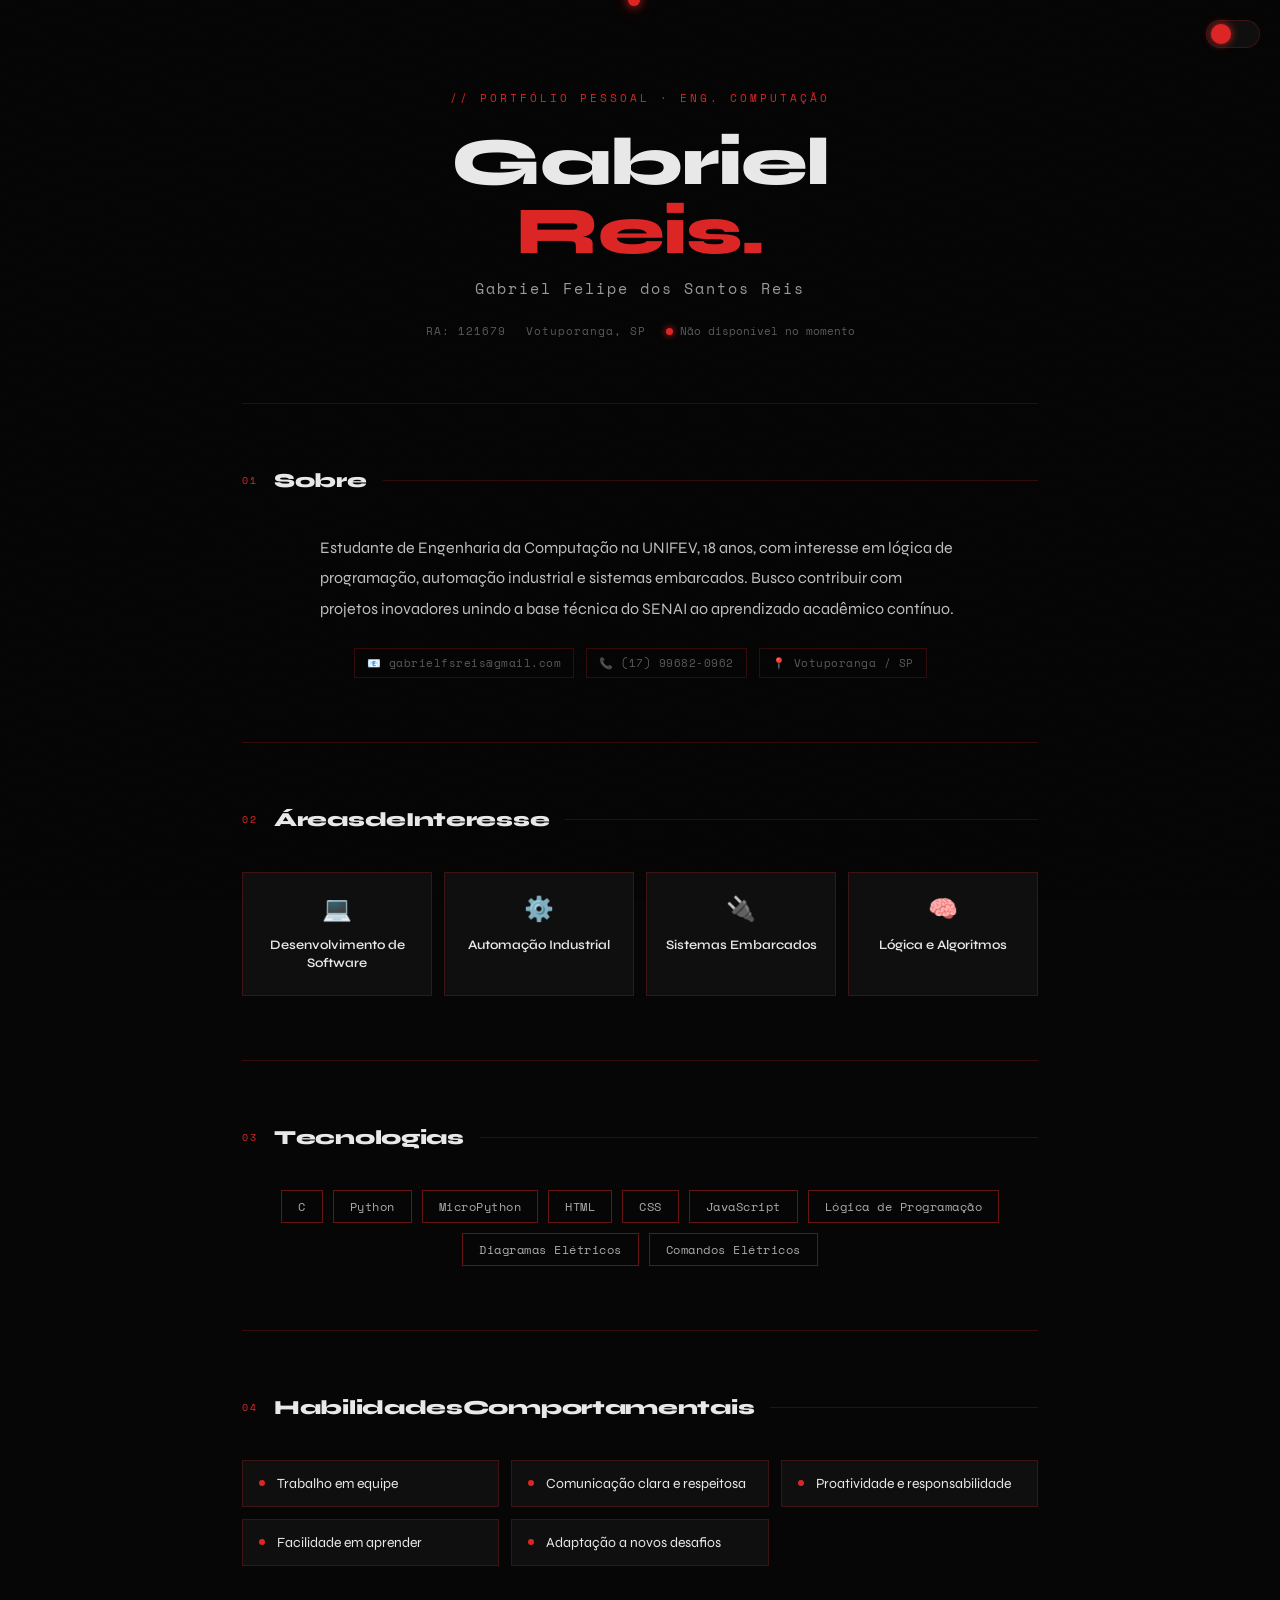
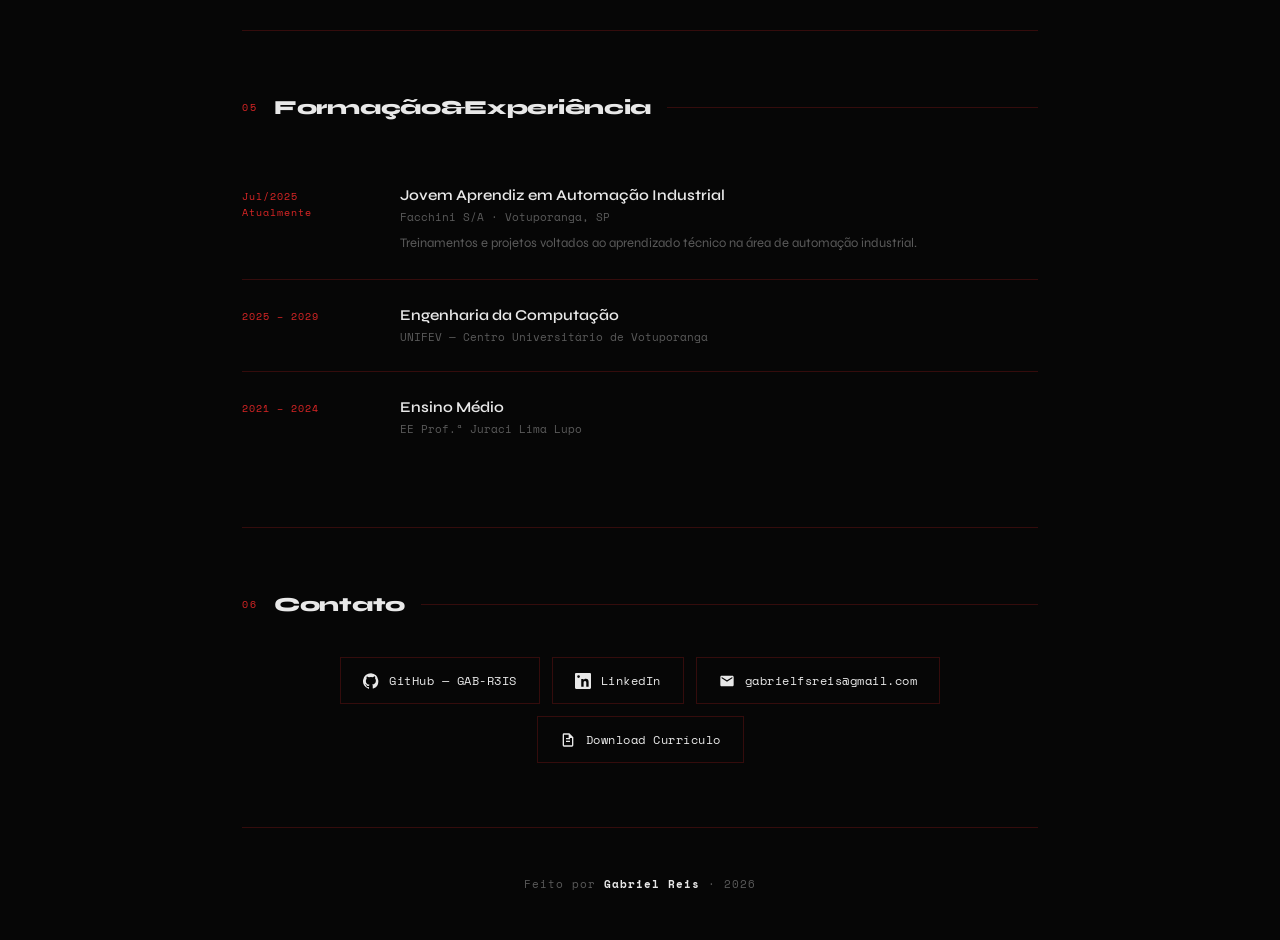
<file: index.html>
<!DOCTYPE html>
<html lang="pt-BR">
<head>
  <meta charset="UTF-8">
  <meta name="viewport" content="width=device-width, initial-scale=1.0">
  <title>Gabriel Reis — Portfólio</title>
  <link rel="preconnect" href="https://fonts.googleapis.com">
  <link rel="preconnect" href="https://fonts.gstatic.com" crossorigin>
  <link href="https://fonts.googleapis.com/css2?family=Space+Mono:wght@400;700&family=Syne:wght@400;600;800&display=swap" rel="stylesheet">
  <link rel="stylesheet" href="style.css">
</head>
<body>

  <canvas id="cubes-canvas"></canvas>
  <div id="custom-cursor"></div>
  <button id="temaBtn" aria-label="Alternar tema"></button>

  <div class="container">

    <header>
      <p class="header-eyebrow">// Portfólio Pessoal · Eng. Computação</p>
      <h1 id="glitch-title">
        <span class="gl" data-char="G"><span class="gl-inner">G</span></span><span class="gl" data-char="a"><span class="gl-inner">a</span></span><span class="gl" data-char="b"><span class="gl-inner">b</span></span><span class="gl" data-char="r"><span class="gl-inner">r</span></span><span class="gl" data-char="i"><span class="gl-inner">i</span></span><span class="gl" data-char="e"><span class="gl-inner">e</span></span><span class="gl" data-char="l"><span class="gl-inner">l</span></span><br>
        <em><span class="gl" data-char="R"><span class="gl-inner">R</span></span><span class="gl" data-char="e"><span class="gl-inner">e</span></span><span class="gl" data-char="i"><span class="gl-inner">i</span></span><span class="gl" data-char="s"><span class="gl-inner">s</span></span><span class="gl" data-char="."><span class="gl-inner">.</span></span></em>
      </h1>
      <p class="full-name">Gabriel Felipe dos Santos Reis</p>
      <div class="header-meta">
        <p>RA: 121679</p>
        <p>Votuporanga, SP</p>
        <div class="badge-available">Não disponível no momento</div>
      </div>
    </header>

    <section id="sobre">
      <div class="sec-header">
        <span class="sec-num">01</span>
        <h2>
          <span class="gl2" data-char="S"><span class="gl-inner">S</span></span><span class="gl2" data-char="o"><span class="gl-inner">o</span></span><span class="gl2" data-char="b"><span class="gl-inner">b</span></span><span class="gl2" data-char="r"><span class="gl-inner">r</span></span><span class="gl2" data-char="e"><span class="gl-inner">e</span></span>
        </h2>
        <div class="sec-rule"></div>
      </div>
      <p class="about-text">
        Estudante de Engenharia da Computação na UNIFEV, 18 anos, com interesse em lógica de
        programação, automação industrial e sistemas embarcados. Busco contribuir com projetos
        inovadores unindo a base técnica do SENAI ao aprendizado acadêmico contínuo.
      </p>
      <div class="about-chips">
        <span class="chip">📧 <a href="mailto:gabrielfsreis@gmail.com">gabrielfsreis@gmail.com</a></span>
        <span class="chip">📞 (17) 99682-0962</span>
        <span class="chip">📍 Votuporanga / SP</span>
      </div>
    </section>

    <section id="interesse">
      <div class="sec-header">
        <span class="sec-num">02</span>
        <h2>
          <span class="gl2" data-char="Á"><span class="gl-inner">Á</span></span><span class="gl2" data-char="r"><span class="gl-inner">r</span></span><span class="gl2" data-char="e"><span class="gl-inner">e</span></span><span class="gl2" data-char="a"><span class="gl-inner">a</span></span><span class="gl2" data-char="s"><span class="gl-inner">s</span></span><span class="gl2" data-char=" "> </span><span class="gl2" data-char="d"><span class="gl-inner">d</span></span><span class="gl2" data-char="e"><span class="gl-inner">e</span></span><span class="gl2" data-char=" "> </span><span class="gl2" data-char="I"><span class="gl-inner">I</span></span><span class="gl2" data-char="n"><span class="gl-inner">n</span></span><span class="gl2" data-char="t"><span class="gl-inner">t</span></span><span class="gl2" data-char="e"><span class="gl-inner">e</span></span><span class="gl2" data-char="r"><span class="gl-inner">r</span></span><span class="gl2" data-char="e"><span class="gl-inner">e</span></span><span class="gl2" data-char="s"><span class="gl-inner">s</span></span><span class="gl2" data-char="s"><span class="gl-inner">s</span></span><span class="gl2" data-char="e"><span class="gl-inner">e</span></span>
        </h2>
        <div class="sec-rule"></div>
      </div>
      <div class="cards">
        <div class="card"><div class="card-icon">💻</div><div class="card-label">Desenvolvimento de Software</div></div>
        <div class="card"><div class="card-icon">⚙️</div><div class="card-label">Automação Industrial</div></div>
        <div class="card"><div class="card-icon">🔌</div><div class="card-label">Sistemas Embarcados</div></div>
        <div class="card"><div class="card-icon">🧠</div><div class="card-label">Lógica e Algoritmos</div></div>
      </div>
    </section>

    <section id="tech">
      <div class="sec-header">
        <span class="sec-num">03</span>
        <h2>
          <span class="gl2" data-char="T"><span class="gl-inner">T</span></span><span class="gl2" data-char="e"><span class="gl-inner">e</span></span><span class="gl2" data-char="c"><span class="gl-inner">c</span></span><span class="gl2" data-char="n"><span class="gl-inner">n</span></span><span class="gl2" data-char="o"><span class="gl-inner">o</span></span><span class="gl2" data-char="l"><span class="gl-inner">l</span></span><span class="gl2" data-char="o"><span class="gl-inner">o</span></span><span class="gl2" data-char="g"><span class="gl-inner">g</span></span><span class="gl2" data-char="i"><span class="gl-inner">i</span></span><span class="gl2" data-char="a"><span class="gl-inner">a</span></span><span class="gl2" data-char="s"><span class="gl-inner">s</span></span>
        </h2>
        <div class="sec-rule"></div>
      </div>
      <div class="tags">
        <span class="tag">C</span>
        <span class="tag">Python</span>
        <span class="tag">MicroPython</span>
        <span class="tag">HTML</span>
        <span class="tag">CSS</span>
        <span class="tag">JavaScript</span>
        <span class="tag">Lógica de Programação</span>
        <span class="tag">Diagramas Elétricos</span>
        <span class="tag">Comandos Elétricos</span>
      </div>
    </section>

    <section id="softskills">
      <div class="sec-header">
        <span class="sec-num">04</span>
        <h2>
          <span class="gl2" data-char="H"><span class="gl-inner">H</span></span><span class="gl2" data-char="a"><span class="gl-inner">a</span></span><span class="gl2" data-char="b"><span class="gl-inner">b</span></span><span class="gl2" data-char="i"><span class="gl-inner">i</span></span><span class="gl2" data-char="l"><span class="gl-inner">l</span></span><span class="gl2" data-char="i"><span class="gl-inner">i</span></span><span class="gl2" data-char="d"><span class="gl-inner">d</span></span><span class="gl2" data-char="a"><span class="gl-inner">a</span></span><span class="gl2" data-char="d"><span class="gl-inner">d</span></span><span class="gl2" data-char="e"><span class="gl-inner">e</span></span><span class="gl2" data-char="s"><span class="gl-inner">s</span></span><span class="gl2" data-char=" "> </span><span class="gl2" data-char="C"><span class="gl-inner">C</span></span><span class="gl2" data-char="o"><span class="gl-inner">o</span></span><span class="gl2" data-char="m"><span class="gl-inner">m</span></span><span class="gl2" data-char="p"><span class="gl-inner">p</span></span><span class="gl2" data-char="o"><span class="gl-inner">o</span></span><span class="gl2" data-char="r"><span class="gl-inner">r</span></span><span class="gl2" data-char="t"><span class="gl-inner">t</span></span><span class="gl2" data-char="a"><span class="gl-inner">a</span></span><span class="gl2" data-char="m"><span class="gl-inner">m</span></span><span class="gl2" data-char="e"><span class="gl-inner">e</span></span><span class="gl2" data-char="n"><span class="gl-inner">n</span></span><span class="gl2" data-char="t"><span class="gl-inner">t</span></span><span class="gl2" data-char="a"><span class="gl-inner">a</span></span><span class="gl2" data-char="i"><span class="gl-inner">i</span></span><span class="gl2" data-char="s"><span class="gl-inner">s</span></span>
        </h2>
        <div class="sec-rule"></div>
      </div>
      <div class="skills-grid">
        <div class="skill-item">Trabalho em equipe</div>
        <div class="skill-item">Comunicação clara e respeitosa</div>
        <div class="skill-item">Proatividade e responsabilidade</div>
        <div class="skill-item">Facilidade em aprender</div>
        <div class="skill-item">Adaptação a novos desafios</div>
      </div>
    </section>

    <section id="formacao">
      <div class="sec-header">
        <span class="sec-num">05</span>
        <h2>
          <span class="gl2" data-char="F"><span class="gl-inner">F</span></span><span class="gl2" data-char="o"><span class="gl-inner">o</span></span><span class="gl2" data-char="r"><span class="gl-inner">r</span></span><span class="gl2" data-char="m"><span class="gl-inner">m</span></span><span class="gl2" data-char="a"><span class="gl-inner">a</span></span><span class="gl2" data-char="ç"><span class="gl-inner">ç</span></span><span class="gl2" data-char="ã"><span class="gl-inner">ã</span></span><span class="gl2" data-char="o"><span class="gl-inner">o</span></span><span class="gl2" data-char=" "> </span><span class="gl2" data-char="&amp;"><span class="gl-inner">&amp;</span></span><span class="gl2" data-char=" "> </span><span class="gl2" data-char="E"><span class="gl-inner">E</span></span><span class="gl2" data-char="x"><span class="gl-inner">x</span></span><span class="gl2" data-char="p"><span class="gl-inner">p</span></span><span class="gl2" data-char="e"><span class="gl-inner">e</span></span><span class="gl2" data-char="r"><span class="gl-inner">r</span></span><span class="gl2" data-char="i"><span class="gl-inner">i</span></span><span class="gl2" data-char="ê"><span class="gl-inner">ê</span></span><span class="gl2" data-char="n"><span class="gl-inner">n</span></span><span class="gl2" data-char="c"><span class="gl-inner">c</span></span><span class="gl2" data-char="i"><span class="gl-inner">i</span></span><span class="gl2" data-char="a"><span class="gl-inner">a</span></span>
        </h2>
        <div class="sec-rule"></div>
      </div>
      <div class="timeline">
        <div class="tl-item">
          <div class="tl-period">Jul/2025<br>Atualmente</div>
          <div>
            <div class="tl-name">Jovem Aprendiz em Automação Industrial</div>
            <div class="tl-org">Facchini S/A · Votuporanga, SP</div>
            <div class="tl-desc">Treinamentos e projetos voltados ao aprendizado técnico na área de automação industrial.</div>
          </div>
        </div>
        <div class="tl-item">
          <div class="tl-period">2025 – 2029</div>
          <div>
            <div class="tl-name">Engenharia da Computação</div>
            <div class="tl-org">UNIFEV — Centro Universitário de Votuporanga</div>
          </div>
        </div>
        <div class="tl-item">
          <div class="tl-period">2021 – 2024</div>
          <div>
            <div class="tl-name">Ensino Médio</div>
            <div class="tl-org">EE Prof.ª Juraci Lima Lupo</div>
          </div>
        </div>
      </div>
    </section>

    <section id="contato">
      <div class="sec-header">
        <span class="sec-num">06</span>
        <h2>
          <span class="gl2" data-char="C"><span class="gl-inner">C</span></span><span class="gl2" data-char="o"><span class="gl-inner">o</span></span><span class="gl2" data-char="n"><span class="gl-inner">n</span></span><span class="gl2" data-char="t"><span class="gl-inner">t</span></span><span class="gl2" data-char="a"><span class="gl-inner">a</span></span><span class="gl2" data-char="t"><span class="gl-inner">t</span></span><span class="gl2" data-char="o"><span class="gl-inner">o</span></span>
        </h2>
        <div class="sec-rule"></div>
      </div>
      <div class="contact-grid">
        <a class="cta-link" href="https://github.com/GAB-R3IS/projeto-integrado" target="_blank" rel="noopener noreferrer">
          <svg viewBox="0 0 24 24"><path d="M12 .3a12 12 0 0 0-3.8 23.4c.6.1.8-.3.8-.6v-2c-3.3.7-4-1.6-4-1.6-.5-1.4-1.3-1.8-1.3-1.8-1.1-.7.1-.7.1-.7 1.2.1 1.8 1.2 1.8 1.2 1 1.8 2.8 1.3 3.5 1 .1-.8.4-1.3.7-1.6-2.7-.3-5.5-1.3-5.5-5.9 0-1.3.5-2.4 1.2-3.2-.1-.3-.5-1.5.1-3.2 0 0 1-.3 3.3 1.2a11.5 11.5 0 0 1 6 0C17 4.7 18 5 18 5c.6 1.7.2 2.9.1 3.2.8.8 1.2 1.9 1.2 3.2 0 4.6-2.8 5.6-5.5 5.9.4.4.8 1.1.8 2.2v3.3c0 .3.2.7.8.6A12 12 0 0 0 12 .3"/></svg>
          GitHub — GAB-R3IS
        </a>
        <a class="cta-link" href="https://www.linkedin.com/in/gabrielfelipedossantosreis" target="_blank" rel="noopener noreferrer">
          <svg viewBox="0 0 24 24"><path d="M20.45 20.45h-3.55v-5.57c0-1.33-.03-3.04-1.85-3.04-1.86 0-2.14 1.45-2.14 2.95v5.66H9.36V9h3.41v1.56h.05c.47-.9 1.63-1.85 3.36-1.85 3.59 0 4.26 2.36 4.26 5.44v6.3zM5.34 7.43a2.06 2.06 0 1 1 0-4.12 2.06 2.06 0 0 1 0 4.12zM3.56 20.45h3.55V9H3.56v11.45zM22.22 0H1.77C.79 0 0 .77 0 1.73v20.54C0 23.23.79 24 1.77 24h20.45c.98 0 1.78-.77 1.78-1.73V1.73C24 .77 23.2 0 22.22 0z"/></svg>
          LinkedIn
        </a>
        <a class="cta-link" href="mailto:gabrielfsreis@gmail.com">
          <svg viewBox="0 0 24 24"><path d="M20 4H4c-1.1 0-2 .9-2 2v12c0 1.1.9 2 2 2h16c1.1 0 2-.9 2-2V6c0-1.1-.9-2-2-2zm0 4-8 5-8-5V6l8 5 8-5v2z"/></svg>
          gabrielfsreis@gmail.com
        </a>
        <a class="cta-link" href="curriculo.pdf" download>
          <svg viewBox="0 0 24 24"><path d="M14 2H6a2 2 0 0 0-2 2v16a2 2 0 0 0 2 2h12a2 2 0 0 0 2-2V8l-6-6zm4 18H6V4h7v5h5v11zm-3-5H9v-2h6v2zm0-4H9V9h6v2z"/></svg>
          Download Currículo
        </a>
      </div>
    </section>

    <footer>
      <p>Feito por <strong>Gabriel Reis</strong> · 2026</p>
    </footer>

  </div>

  <script src="script.js"></script>
</body>
</html>
</file>
<file: style.css>
*, *::before, *::after {
  box-sizing: border-box;
  margin: 0;
  padding: 0;
}

:root {
  --bg:         #060606;
  --surface:    #0f0f0f;
  --border:     rgba(220, 38, 38, 0.22);
  --red:        #dc2626;
  --red-bright: #ef4444;
  --red-glow:   rgba(220, 38, 38, 0.12);
  --text:       #e8e8e8;
  --muted:      #5a5a5a;
  --mono:       'Space Mono', monospace;
  --sans:       'Syne', sans-serif;
}

body {
  background-color: var(--bg);
  color: var(--text);
  font-family: var(--sans);
  min-height: 100vh;
  overflow-x: hidden;
  transition: background 0.4s, color 0.4s;
  display: flex;
  flex-direction: column;
  align-items: center;
  cursor: none;
}

/* Fallback para dispositivos touch */
@media (hover: none) {
  body { cursor: auto; }
  #custom-cursor { display: none; }
}

body.claro {
  --bg:         #f7f4f1;
  --surface:    #ffffff;
  --border:     rgba(180, 28, 28, 0.18);
  --red:        #b91c1c;
  --red-bright: #dc2626;
  --red-glow:   rgba(185, 28, 28, 0.07);
  --text:       #111111;
  --muted:      #888;
}

#cubes-canvas {
  position: fixed;
  inset: 0;
  width: 100%;
  height: 100%;
  z-index: 0;
  pointer-events: none;
}

#temaBtn {
  position: fixed;
  top: 20px;
  right: 20px;
  width: 54px;
  height: 28px;
  background: var(--surface);
  border: 1px solid var(--border);
  border-radius: 14px;
  cursor: pointer;
  z-index: 200;
  display: flex;
  align-items: center;
  padding: 4px;
  transition: border-color 0.3s;
}

#temaBtn::after {
  content: '';
  width: 20px;
  height: 20px;
  border-radius: 50%;
  background: var(--red);
  box-shadow: 0 0 8px var(--red);
  transition: transform 0.3s;
}

#temaBtn:hover {
  border-color: var(--red-bright);
}

#temaBtn[data-light="true"]::after {
  transform: translateX(26px);
}

.container {
  max-width: 860px;
  width: 100%;
  margin: 0 auto;
  padding: 0 32px;
  position: relative;
  z-index: 1;
}

header {
  padding: 90px 0 64px;
  border-bottom: 1px solid var(--border);
  text-align: center;
}

.header-eyebrow {
  font-family: var(--mono);
  font-size: 11px;
  color: var(--red);
  letter-spacing: 3px;
  text-transform: uppercase;
  margin-bottom: 22px;
  opacity: 0;
  animation: fadeUp 0.5s 0.1s ease forwards;
}

h1 {
  font-family: var(--sans);
  font-size: clamp(2.4rem, 7vw, 4.2rem);
  font-weight: 800;
  line-height: 1.02;
  letter-spacing: -1.5px;
  color: var(--text);
  opacity: 0;
  animation: fadeUp 0.5s 0.2s ease forwards;
}

h1 em {
  font-style: normal;
  color: var(--red);
}

.header-meta {
  display: flex;
  flex-wrap: wrap;
  align-items: center;
  justify-content: center;
  gap: 20px;
  margin-top: 24px;
  opacity: 0;
  animation: fadeUp 0.5s 0.35s ease forwards;
}

.header-meta p {
  font-family: var(--mono);
  font-size: 11px;
  color: var(--muted);
  letter-spacing: 1px;
}

.badge-available {
  display: flex;
  align-items: center;
  gap: 7px;
  font-family: var(--mono);
  font-size: 11px;
  color: var(--muted);
}

.badge-available::before {
  content: '';
  width: 7px;
  height: 7px;
  border-radius: 50%;
  background: var(--red);
  box-shadow: 0 0 7px var(--red);
  animation: blink 2s infinite;
}

.full-name {
  font-family: var(--mono);
  font-size: 15px;
  color: #9a9a9a;
  letter-spacing: 2px;
  margin-top: 12px;
  opacity: 0;
  animation: fadeUp 0.5s 0.28s ease forwards;
}

@keyframes blink {
  0%, 100% { opacity: 1; }
  50%       { opacity: 0.25; }
}

section {
  padding: 64px 0;
  border-bottom: 1px solid var(--border);
  opacity: 0;
  transform: translateY(28px);
  transition: opacity 0.65s ease, transform 0.65s ease;
  text-align: center;
}

section.visible {
  opacity: 1;
  transform: translateY(0);
}

.sec-header {
  display: flex;
  align-items: center;
  gap: 16px;
  margin-bottom: 40px;
}

.sec-num {
  font-family: var(--mono);
  font-size: 10px;
  color: var(--red);
  letter-spacing: 2px;
}

h2 {
  font-family: var(--sans);
  font-size: 20px;
  font-weight: 800;
  color: var(--text);
  letter-spacing: -0.3px;
}

.sec-rule {
  flex: 1;
  height: 1px;
  background: var(--border);
}

.about-text {
  font-size: 16px;
  line-height: 1.9;
  color: var(--text);
  max-width: 640px;
  opacity: 0.82;
  margin: 0 auto;
  text-align: left;
}

.about-chips {
  margin-top: 24px;
  display: flex;
  flex-wrap: wrap;
  gap: 12px;
  justify-content: center;
}

.chip {
  font-family: var(--mono);
  font-size: 11px;
  color: var(--muted);
  border: 1px solid var(--border);
  padding: 6px 12px;
  letter-spacing: 0.5px;
}

.chip a {
  color: inherit;
  text-decoration: none;
}

.chip a:hover {
  color: var(--red);
}

.cards {
  display: grid;
  grid-template-columns: repeat(auto-fill, minmax(190px, 1fr));
  gap: 12px;
}

.card {
  background: var(--surface);
  border: 1px solid var(--border);
  padding: 22px 18px;
  transition: border-color 0.25s, transform 0.25s, box-shadow 0.25s;
  text-align: center;
}

.card:hover {
  border-color: var(--red);
  transform: translateY(-5px);
  box-shadow: 0 14px 36px var(--red-glow);
}

.card-icon {
  font-size: 24px;
  margin-bottom: 12px;
}

.card-label {
  font-weight: 600;
  font-size: 13px;
  color: var(--text);
  line-height: 1.4;
}

.tags {
  display: flex;
  flex-wrap: wrap;
  gap: 10px;
  justify-content: center;
}

.tag {
  font-family: var(--mono);
  font-size: 12px;
  padding: 7px 16px;
  border: 1px solid rgba(220, 38, 38, 0.45);
  color: #aaaaaa;
  letter-spacing: 0.5px;
  transition: all 0.22s;
  cursor: none;
}

.tag:hover {
  border-color: var(--red);
  color: #ffffff;
  background: rgba(220, 38, 38, 0.18);
}

body.claro .tag {
  color: #555;
  border-color: rgba(185, 28, 28, 0.35);
}

body.claro .tag:hover {
  color: #111;
  background: rgba(185, 28, 28, 0.12);
}

#custom-cursor {
  position: fixed;
  width: 12px;
  height: 12px;
  background: var(--red);
  border-radius: 50%;
  pointer-events: none;
  z-index: 9999;
  transform: translate(-50%, -50%);
  transition: transform 0.08s ease, width 0.15s, height 0.15s;
  box-shadow: 0 0 10px var(--red), 0 0 20px rgba(220,38,38,0.4);
}

.gl2 {
  display: inline-grid;
  position: relative;
}

.gl2::before {
  content: attr(data-char);
  visibility: hidden;
  font-family: var(--sans);
}

.gl2 .gl-inner {
  position: absolute;
  inset: 0;
  display: flex;
  align-items: center;
  justify-content: center;
  font-family: var(--sans);
}

.skills-grid {
  display: grid;
  grid-template-columns: repeat(auto-fill, minmax(200px, 1fr));
  gap: 12px;
}

.skill-item {
  display: flex;
  align-items: center;
  gap: 12px;
  padding: 14px 16px;
  border: 1px solid var(--border);
  background: var(--surface);
  font-size: 14px;
  color: var(--text);
  transition: border-color 0.2s;
}

.skill-item:hover {
  border-color: var(--red);
}

.skill-item::before {
  content: '';
  width: 6px;
  height: 6px;
  border-radius: 50%;
  background: var(--red);
  flex-shrink: 0;
}

.timeline {
  display: flex;
  flex-direction: column;
  text-align: left;
}

.tl-item {
  display: grid;
  grid-template-columns: 130px 1fr;
  gap: 28px;
  padding: 26px 0;
  border-bottom: 1px solid var(--border);
  align-items: start;
}

.tl-item:last-child {
  border-bottom: none;
}

.tl-period {
  font-family: var(--mono);
  font-size: 10px;
  color: var(--red);
  letter-spacing: 1px;
  padding-top: 3px;
  line-height: 1.6;
}

.tl-name {
  font-weight: 600;
  font-size: 15px;
  color: var(--text);
  margin-bottom: 5px;
}

.tl-org {
  font-family: var(--mono);
  font-size: 11px;
  color: var(--muted);
}

.tl-desc {
  font-size: 13px;
  color: var(--muted);
  margin-top: 8px;
  line-height: 1.6;
}

.contact-grid {
  display: flex;
  flex-wrap: wrap;
  gap: 12px;
  justify-content: center;
}

.cta-link {
  display: flex;
  align-items: center;
  gap: 10px;
  padding: 14px 22px;
  border: 1px solid var(--border);
  color: var(--text);
  text-decoration: none;
  font-family: var(--mono);
  font-size: 12px;
  letter-spacing: 0.5px;
  background: transparent;
  transition: all 0.25s;
}

.cta-link:hover {
  border-color: var(--red);
  color: var(--red);
  background: var(--red-glow);
  transform: translateY(-2px);
}

.cta-link svg {
  width: 16px;
  height: 16px;
  fill: currentColor;
  flex-shrink: 0;
}

footer {
  padding: 48px 0;
  text-align: center;
}

footer p {
  font-family: var(--mono);
  font-size: 11px;
  color: var(--muted);
  letter-spacing: 1px;
}

footer strong {
  color: var(--text);
  font-weight: 700;
}

.gl {
  display: inline-grid;
  position: relative;
}

.gl::before {
  content: attr(data-char);
  visibility: hidden;
  font-family: var(--sans);
}

.gl-inner {
  position: absolute;
  inset: 0;
  display: flex;
  align-items: center;
  justify-content: center;
  font-family: var(--sans);
  transition: color 0.04s;
}

.gl.glitching .gl-inner {
  font-family: inherit;
}

@keyframes fadeUp {
  from { opacity: 0; transform: translateY(18px); }
  to   { opacity: 1; transform: translateY(0); }
}

@media (max-width: 600px) {
  .container { padding: 0 18px; }
  header { padding: 64px 0 40px; }
  h1 { font-size: 2.2rem; letter-spacing: -0.5px; }
  .tl-item { grid-template-columns: 1fr; gap: 6px; }
  .cards { grid-template-columns: 1fr 1fr; }
  .contact-grid { flex-direction: column; }
  .cta-link { justify-content: center; }
}
</file>
